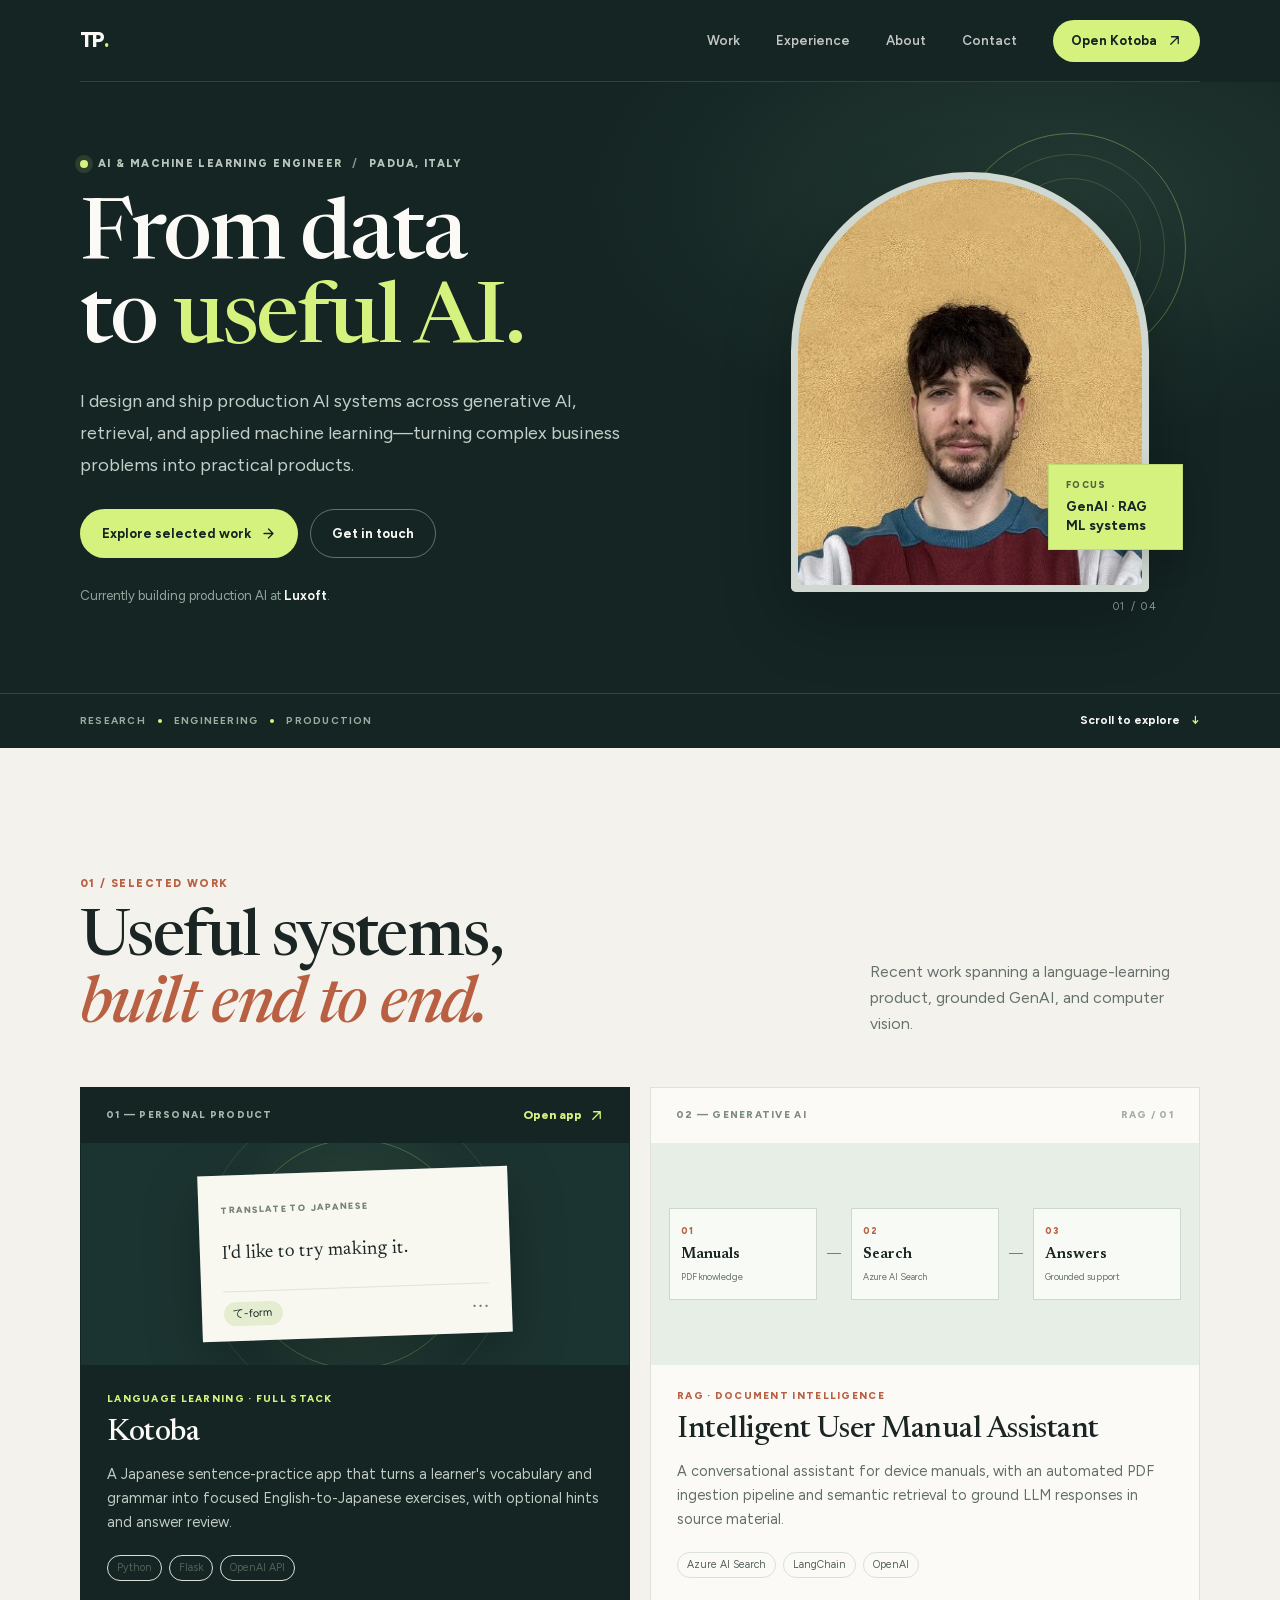
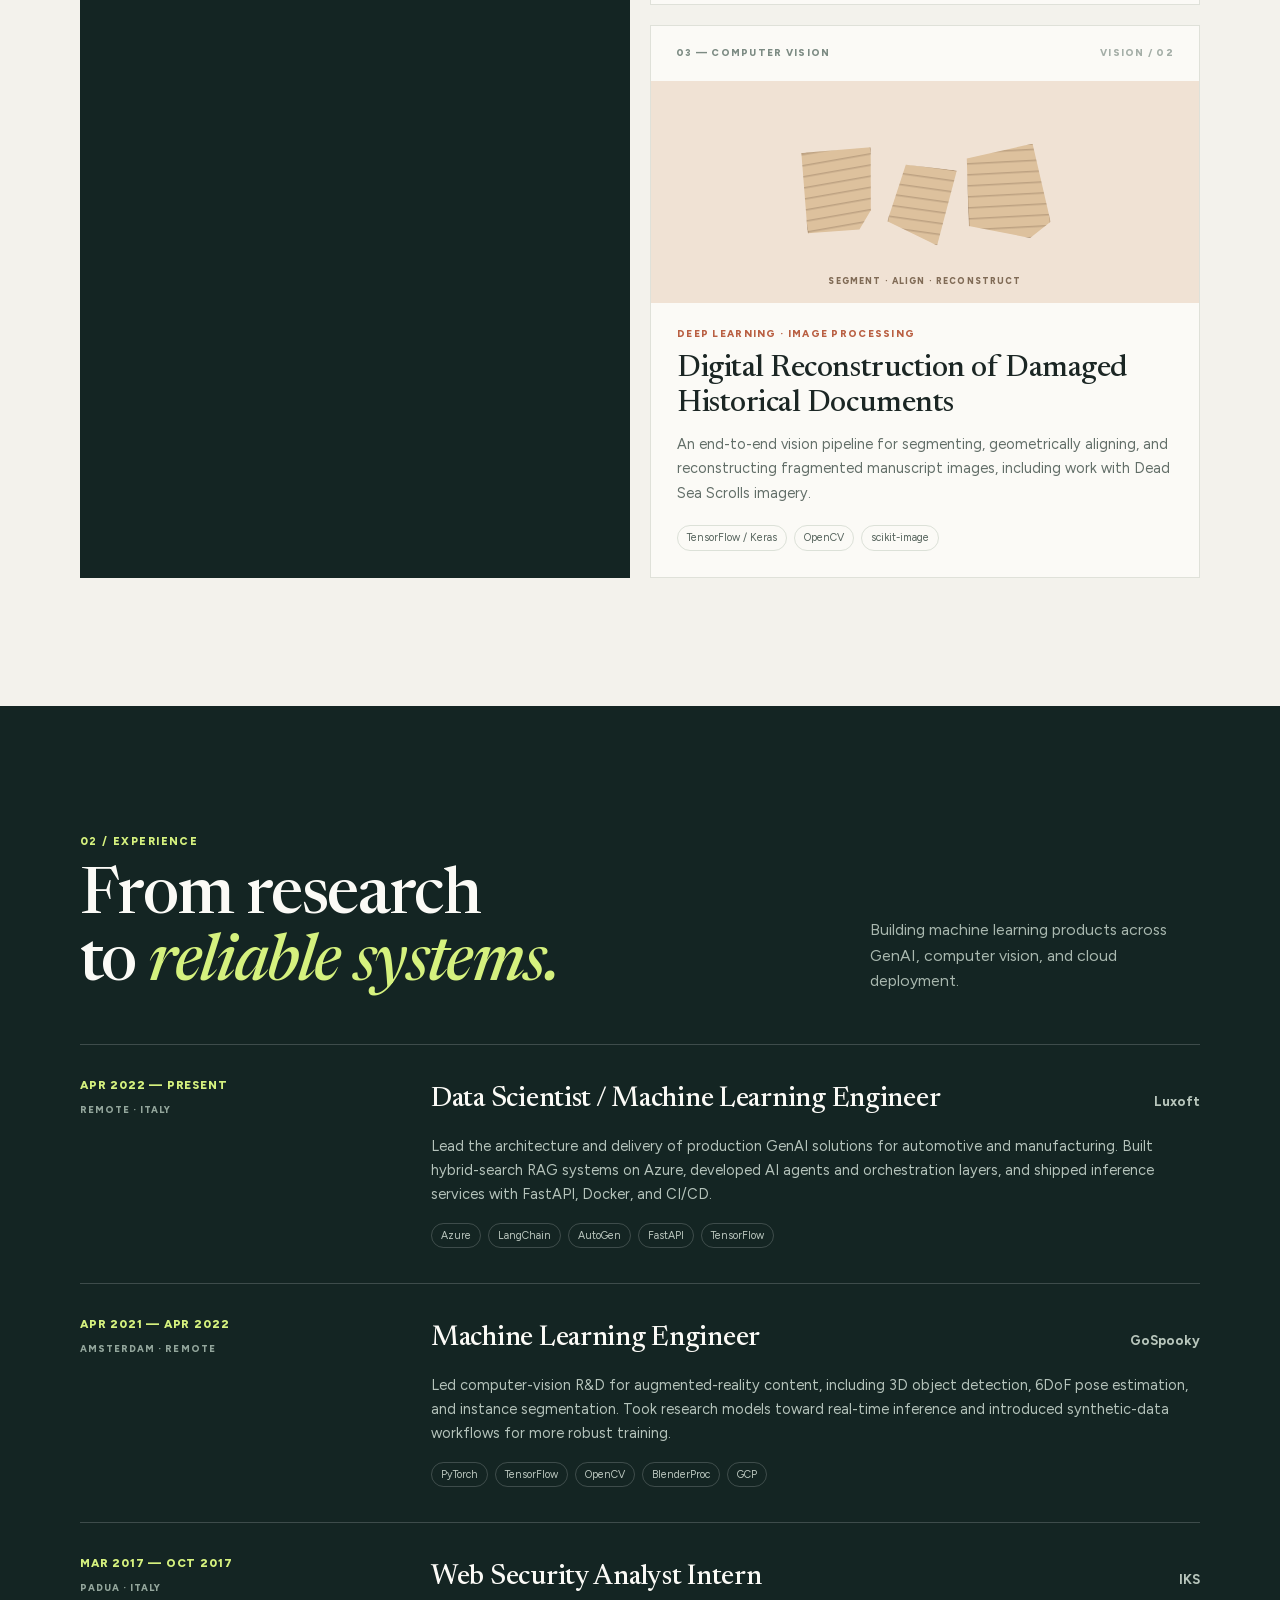
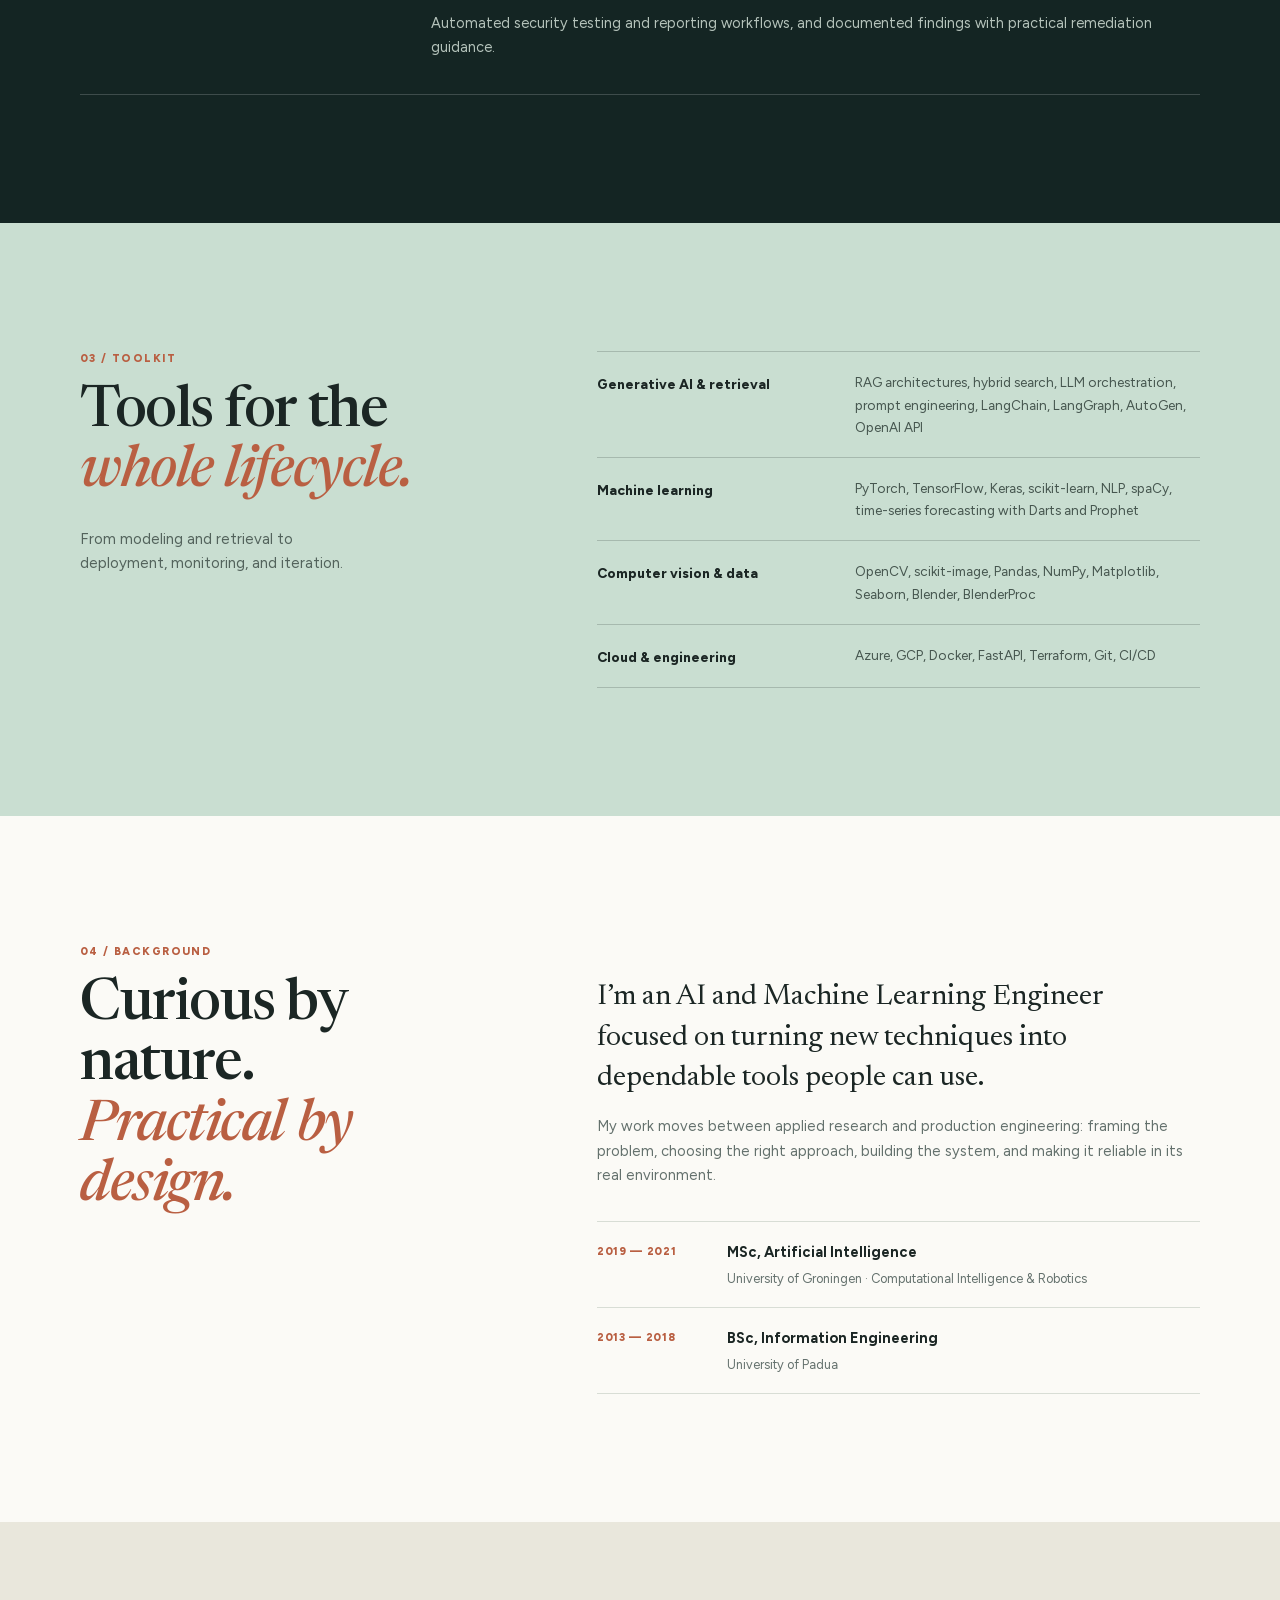
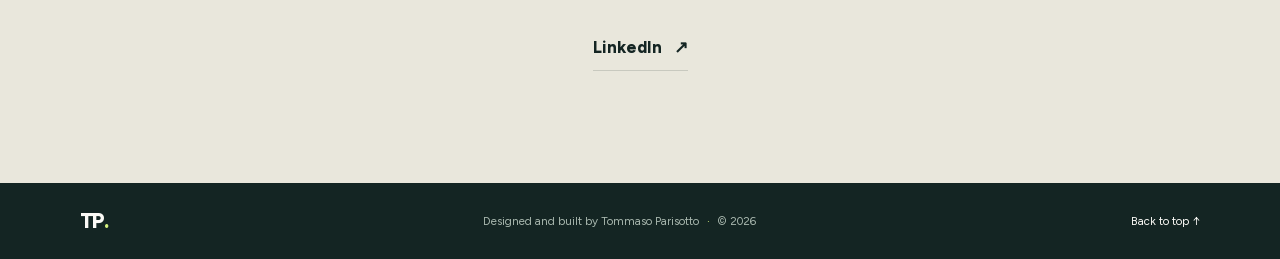
<file: index.html>
<!doctype html>
<html lang="en">
  <head>
    <meta charset="utf-8">
    <meta name="viewport" content="width=device-width, initial-scale=1">
    <meta name="theme-color" content="#142523">
    <meta name="description" content="Tommaso Parisotto is an AI and Machine Learning Engineer building production GenAI, retrieval, and machine learning systems.">
    <meta property="og:title" content="Tommaso Parisotto — AI & Machine Learning Engineer">
    <meta property="og:description" content="Building production AI systems, from retrieval and agentic workflows to applied machine learning.">
    <meta property="og:type" content="website">
    <meta property="og:url" content="https://tparisotto.github.io/">
    <meta property="og:image" content="https://tparisotto.github.io/images/og-image.jpg">
    <meta property="og:image:width" content="1200">
    <meta property="og:image:height" content="630">
    <meta property="og:image:alt" content="Tommaso Parisotto, AI & Machine Learning Engineer">
    <meta name="twitter:card" content="summary_large_image">
    <title>Tommaso Parisotto — AI &amp; Machine Learning Engineer</title>
    <link rel="icon" href="/favicon.ico" sizes="any">
    <link rel="icon" href="/images/favicon-32.png" type="image/png" sizes="32x32">
    <link rel="apple-touch-icon" href="/apple-touch-icon.png">
    <link rel="preload" href="assets/fonts/figtree-latin.woff2" as="font" type="font/woff2" crossorigin>
    <link rel="preload" href="assets/fonts/newsreader-latin.woff2" as="font" type="font/woff2" crossorigin>
    <link rel="stylesheet" href="assets/css/portfolio.css">
  </head>
  <body>
    <a class="skip-link" href="#main">Skip to content</a>

    <header class="site-header" id="top">
      <div class="container header-inner">
        <a class="wordmark" href="#top" aria-label="Tommaso Parisotto, home">TP<span>.</span></a>
        <nav class="main-nav" aria-label="Main navigation">
          <a href="#work">Work</a>
          <a href="#experience">Experience</a>
          <a href="#about">About</a>
          <a href="#contact">Contact</a>
          <a class="nav-cta" href="/kotoba/" target="_blank" rel="noopener noreferrer">
            Open Kotoba
            <svg aria-hidden="true" viewBox="0 0 20 20"><path d="M5 15 15 5M6 5h9v9"/></svg>
          </a>
        </nav>
      </div>
    </header>

    <main id="main">
      <section class="hero">
        <div class="container hero-grid">
          <div class="hero-copy">
            <p class="eyebrow"><span class="status-dot"></span> AI &amp; MACHINE LEARNING ENGINEER <span class="eyebrow-divider">/</span> PADUA, ITALY</p>
            <h1>From data<br>to <span>useful AI.</span></h1>
            <p class="hero-lede">
              I design and ship production AI systems across generative AI, retrieval, and applied machine learning—turning complex business problems into practical products.
            </p>
            <div class="hero-actions">
              <a class="button button-lime" href="#work">
                Explore selected work
                <svg aria-hidden="true" viewBox="0 0 20 20"><path d="M4 10h12M10 4l6 6-6 6"/></svg>
              </a>
              <a class="button button-outline" href="#contact">Get in touch</a>
            </div>
            <p class="hero-current">Currently building production AI at <strong>Luxoft</strong>.</p>
          </div>

          <div class="hero-portrait">
            <div class="portrait-glow"></div>
            <div class="portrait-frame">
              <img src="images/portrait.jpg" alt="Portrait of Tommaso Parisotto" width="400" height="400">
            </div>
            <div class="portrait-label">
              <span class="label-overline">FOCUS</span>
              <span>GenAI · RAG<br>ML systems</span>
            </div>
            <span class="portrait-index" aria-hidden="true">01 / 04</span>
          </div>
        </div>
        <div class="hero-bottom">
          <div class="container hero-bottom-inner">
            <span>RESEARCH <i></i> ENGINEERING <i></i> PRODUCTION</span>
            <a href="#work">Scroll to explore <span aria-hidden="true">↓</span></a>
          </div>
        </div>
      </section>

      <section class="work-section section" id="work">
        <div class="container">
          <div class="section-heading">
            <div>
              <p class="section-kicker">01 / SELECTED WORK</p>
              <h2>Useful systems,<br><em>built end to end.</em></h2>
            </div>
            <p class="section-intro">
              Recent work spanning a language-learning product, grounded GenAI, and computer vision.
            </p>
          </div>

          <div class="project-grid">
            <article class="project-card project-card-kotoba">
              <div class="project-topline">
                <span>01 — PERSONAL PRODUCT</span>
                <a class="text-link" href="/kotoba/" target="_blank" rel="noopener noreferrer">
                  Open app
                  <svg aria-hidden="true" viewBox="0 0 20 20"><path d="M5 15 15 5M6 5h9v9"/></svg>
                </a>
              </div>
              <div class="kotoba-visual" aria-hidden="true">
                <div class="practice-card">
                  <span class="practice-label">TRANSLATE TO JAPANESE</span>
                  <p>I'd like to try making it.</p>
                  <div class="practice-footer"><span>て-form</span><span>•••</span></div>
                </div>
                <span class="visual-orbit orbit-one"></span>
                <span class="visual-orbit orbit-two"></span>
              </div>
              <div class="project-body">
                <p class="project-type">LANGUAGE LEARNING · FULL STACK</p>
                <h3>Kotoba</h3>
                <p>
                  A Japanese sentence-practice app that turns a learner's vocabulary and grammar into focused English-to-Japanese exercises, with optional hints and answer review.
                </p>
                <ul class="tag-list" aria-label="Technologies">
                  <li>Python</li><li>Flask</li><li>OpenAI API</li>
                </ul>
              </div>
            </article>

            <article class="project-card project-card-manual">
              <div class="project-topline">
                <span>02 — GENERATIVE AI</span>
                <span class="project-mark" aria-hidden="true">RAG / 01</span>
              </div>
              <div class="pipeline-visual" aria-label="Manuals are indexed, searched, and used to ground answers">
                <div class="pipeline-step"><span>01</span><strong>Manuals</strong><small>PDF knowledge</small></div>
                <span class="pipeline-arrow" aria-hidden="true"></span>
                <div class="pipeline-step"><span>02</span><strong>Search</strong><small>Azure AI Search</small></div>
                <span class="pipeline-arrow" aria-hidden="true"></span>
                <div class="pipeline-step"><span>03</span><strong>Answers</strong><small>Grounded support</small></div>
              </div>
              <div class="project-body">
                <p class="project-type">RAG · DOCUMENT INTELLIGENCE</p>
                <h3>Intelligent User Manual Assistant</h3>
                <p>
                  A conversational assistant for device manuals, with an automated PDF ingestion pipeline and semantic retrieval to ground LLM responses in source material.
                </p>
                <ul class="tag-list" aria-label="Technologies">
                  <li>Azure AI Search</li><li>LangChain</li><li>OpenAI</li>
                </ul>
              </div>
            </article>

            <article class="project-card project-card-documents">
              <div class="project-topline">
                <span>03 — COMPUTER VISION</span>
                <span class="project-mark" aria-hidden="true">VISION / 02</span>
              </div>
              <div class="document-visual" aria-label="Illustration of damaged document fragments being aligned">
                <div class="fragment fragment-a"></div>
                <div class="fragment fragment-b"></div>
                <div class="fragment fragment-c"></div>
                <span class="fragment-connector connector-a"></span>
                <span class="fragment-connector connector-b"></span>
                <span class="document-caption">SEGMENT · ALIGN · RECONSTRUCT</span>
              </div>
              <div class="project-body">
                <p class="project-type">DEEP LEARNING · IMAGE PROCESSING</p>
                <h3>Digital Reconstruction of Damaged Historical Documents</h3>
                <p>
                  An end-to-end vision pipeline for segmenting, geometrically aligning, and reconstructing fragmented manuscript images, including work with Dead Sea Scrolls imagery.
                </p>
                <ul class="tag-list" aria-label="Technologies">
                  <li>TensorFlow / Keras</li><li>OpenCV</li><li>scikit-image</li>
                </ul>
              </div>
            </article>
          </div>
        </div>
      </section>

      <section class="experience-section section" id="experience">
        <div class="container">
          <div class="section-heading section-heading-light">
            <div>
              <p class="section-kicker">02 / EXPERIENCE</p>
              <h2>From research<br>to <em>reliable systems.</em></h2>
            </div>
            <p class="section-intro">
              Building machine learning products across GenAI, computer vision, and cloud deployment.
            </p>
          </div>

          <div class="timeline">
            <article class="timeline-item">
              <div class="timeline-date">APR 2022 — PRESENT<span>REMOTE · ITALY</span></div>
              <div class="timeline-content">
                <div class="timeline-title">
                  <h3>Data Scientist / Machine Learning Engineer</h3>
                  <span>Luxoft</span>
                </div>
                <p>
                  Lead the architecture and delivery of production GenAI solutions for automotive and manufacturing. Built hybrid-search RAG systems on Azure, developed AI agents and orchestration layers, and shipped inference services with FastAPI, Docker, and CI/CD.
                </p>
                <ul class="tag-list tag-list-dark" aria-label="Technologies">
                  <li>Azure</li><li>LangChain</li><li>AutoGen</li><li>FastAPI</li><li>TensorFlow</li>
                </ul>
              </div>
            </article>

            <article class="timeline-item">
              <div class="timeline-date">APR 2021 — APR 2022<span>AMSTERDAM · REMOTE</span></div>
              <div class="timeline-content">
                <div class="timeline-title">
                  <h3>Machine Learning Engineer</h3>
                  <span>GoSpooky</span>
                </div>
                <p>
                  Led computer-vision R&amp;D for augmented-reality content, including 3D object detection, 6DoF pose estimation, and instance segmentation. Took research models toward real-time inference and introduced synthetic-data workflows for more robust training.
                </p>
                <ul class="tag-list tag-list-dark" aria-label="Technologies">
                  <li>PyTorch</li><li>TensorFlow</li><li>OpenCV</li><li>BlenderProc</li><li>GCP</li>
                </ul>
              </div>
            </article>

            <article class="timeline-item timeline-item-compact">
              <div class="timeline-date">MAR 2017 — OCT 2017<span>PADUA · ITALY</span></div>
              <div class="timeline-content">
                <div class="timeline-title">
                  <h3>Web Security Analyst Intern</h3>
                  <span>IKS</span>
                </div>
                <p>Automated security testing and reporting workflows, and documented findings with practical remediation guidance.</p>
              </div>
            </article>
          </div>
        </div>
      </section>

      <section class="expertise-section section" id="expertise">
        <div class="container expertise-layout">
          <div class="expertise-heading">
            <p class="section-kicker">03 / TOOLKIT</p>
            <h2>Tools for the<br><em>whole lifecycle.</em></h2>
            <p>From modeling and retrieval to deployment, monitoring, and iteration.</p>
          </div>
          <div class="expertise-list">
            <article class="expertise-row">
              <h3>Generative AI &amp; retrieval</h3>
              <p>RAG architectures, hybrid search, LLM orchestration, prompt engineering, LangChain, LangGraph, AutoGen, OpenAI API</p>
            </article>
            <article class="expertise-row">
              <h3>Machine learning</h3>
              <p>PyTorch, TensorFlow, Keras, scikit-learn, NLP, spaCy, time-series forecasting with Darts and Prophet</p>
            </article>
            <article class="expertise-row">
              <h3>Computer vision &amp; data</h3>
              <p>OpenCV, scikit-image, Pandas, NumPy, Matplotlib, Seaborn, Blender, BlenderProc</p>
            </article>
            <article class="expertise-row">
              <h3>Cloud &amp; engineering</h3>
              <p>Azure, GCP, Docker, FastAPI, Terraform, Git, CI/CD</p>
            </article>
          </div>
        </div>
      </section>

      <section class="about-section section" id="about">
        <div class="container about-grid">
          <div>
            <p class="section-kicker">04 / BACKGROUND</p>
            <h2>Curious by nature.<br><em>Practical by design.</em></h2>
          </div>
          <div class="about-copy">
            <p class="about-lede">
              I’m an AI and Machine Learning Engineer focused on turning new techniques into dependable tools people can use.
            </p>
            <p>
              My work moves between applied research and production engineering: framing the problem, choosing the right approach, building the system, and making it reliable in its real environment.
            </p>
            <div class="education-list">
              <article class="education-item">
                <span class="education-years">2019 — 2021</span>
                <div><h3>MSc, Artificial Intelligence</h3><p>University of Groningen · Computational Intelligence &amp; Robotics</p></div>
              </article>
              <article class="education-item">
                <span class="education-years">2013 — 2018</span>
                <div><h3>BSc, Information Engineering</h3><p>University of Padua</p></div>
              </article>
            </div>
          </div>
        </div>
      </section>

      <section class="contact-section" id="contact">
        <div class="container contact-inner">
          <a class="contact-link" href="https://www.linkedin.com/in/tparisotto/" target="_blank" rel="noopener noreferrer">
            LinkedIn <span aria-hidden="true">↗</span>
          </a>
        </div>
      </section>
    </main>

    <footer class="site-footer">
      <div class="container footer-inner">
        <a class="wordmark footer-wordmark" href="#top" aria-label="Back to top">TP<span>.</span></a>
        <p>Designed and built by Tommaso Parisotto <span>·</span> © 2026</p>
        <a class="back-to-top" href="#top">Back to top ↑</a>
      </div>
    </footer>
  </body>
</html>
</file>
<file: assets/css/portfolio.css>
@font-face {
  font-family: "Figtree";
  font-style: normal;
  font-weight: 300 900;
  font-display: swap;
  src: url("../fonts/figtree-latin.woff2") format("woff2");
}

@font-face {
  font-family: "Newsreader";
  font-style: normal;
  font-weight: 300 700;
  font-display: swap;
  src: url("../fonts/newsreader-latin.woff2") format("woff2");
}

@font-face {
  font-family: "Newsreader";
  font-style: italic;
  font-weight: 300 700;
  font-display: swap;
  src: url("../fonts/newsreader-italic-latin.woff2") format("woff2");
}

:root {
  color-scheme: light;
  --paper: #f3f2ec;
  --paper-light: #fbfaf6;
  --ink: #1b2624;
  --forest: #142523;
  --forest-soft: #1c3431;
  --muted: #64716d;
  --line: #d8ddd5;
  --lime: #d5f17e;
  --mint: #c9ded1;
  --rust: #b95f42;
  --serif: "Newsreader", "Iowan Old Style", Georgia, serif;
  --sans: "Figtree", "Avenir Next", "Segoe UI", sans-serif;
}

* {
  box-sizing: border-box;
}

html {
  scroll-behavior: smooth;
  scroll-padding-top: 6rem;
}

body {
  margin: 0;
  background: var(--paper);
  color: var(--ink);
  font-family: var(--sans);
  font-size: 16px;
  line-height: 1.65;
  -webkit-font-smoothing: antialiased;
}

a {
  color: inherit;
}

a:focus-visible {
  outline: 3px solid var(--rust);
  outline-offset: 4px;
}

img {
  display: block;
  max-width: 100%;
}

.container {
  width: min(1120px, calc(100% - 64px));
  margin-inline: auto;
}

.skip-link {
  position: absolute;
  z-index: 20;
  top: 12px;
  left: 12px;
  padding: 10px 16px;
  transform: translateY(-160%);
  border-radius: 3px;
  background: var(--lime);
  color: var(--forest);
  font-weight: 700;
}

.skip-link:focus {
  transform: translateY(0);
}

.site-header {
  position: relative;
  z-index: 5;
  background: var(--forest);
  color: var(--paper-light);
}

.header-inner {
  display: flex;
  min-height: 82px;
  align-items: center;
  justify-content: space-between;
  gap: 32px;
  border-bottom: 1px solid rgb(255 255 255 / 13%);
}

.wordmark {
  color: var(--paper-light);
  font-size: 1.3rem;
  font-weight: 800;
  letter-spacing: -0.08em;
  text-decoration: none;
}

.wordmark span {
  color: var(--lime);
}

.main-nav {
  display: flex;
  align-items: center;
  gap: clamp(18px, 3vw, 36px);
  font-size: 0.83rem;
  font-weight: 600;
}

.main-nav > a:not(.nav-cta) {
  color: rgb(251 250 246 / 76%);
  text-decoration: none;
  transition: color 160ms ease;
}

.main-nav > a:not(.nav-cta):hover {
  color: var(--lime);
}

.nav-cta,
.button {
  display: inline-flex;
  min-height: 46px;
  align-items: center;
  justify-content: center;
  gap: 10px;
  border: 1px solid transparent;
  border-radius: 999px;
  font-size: 0.82rem;
  font-weight: 700;
  text-decoration: none;
  transition: transform 160ms ease, background 160ms ease, color 160ms ease;
}

.nav-cta {
  min-height: 42px;
  padding: 0 17px;
  background: var(--lime);
  color: var(--forest);
}

.nav-cta:hover,
.button:hover {
  transform: translateY(-2px);
}

.nav-cta svg,
.button svg,
.text-link svg,
.contact-email svg {
  width: 15px;
  height: 15px;
  fill: none;
  stroke: currentColor;
  stroke-linecap: round;
  stroke-linejoin: round;
  stroke-width: 1.7;
}

.hero {
  position: relative;
  overflow: hidden;
  background:
    radial-gradient(ellipse at 82% 17%, rgb(101 141 116 / 20%), transparent 31%),
    var(--forest);
  color: var(--paper-light);
}

.hero-grid {
  display: grid;
  min-height: 590px;
  grid-template-columns: minmax(0, 1.12fr) minmax(300px, 0.88fr);
  align-items: center;
  gap: clamp(40px, 8vw, 112px);
  padding-block: 74px 68px;
}

.hero-copy {
  position: relative;
  z-index: 1;
  padding-bottom: 18px;
}

.eyebrow,
.section-kicker,
.project-type,
.project-topline,
.label-overline,
.practice-label,
.document-caption {
  font-size: 0.68rem;
  font-weight: 800;
  letter-spacing: 0.13em;
  line-height: 1.4;
}

.eyebrow {
  display: flex;
  flex-wrap: wrap;
  align-items: center;
  gap: 10px;
  margin: 0 0 26px;
  color: #b8c5ba;
}

.status-dot {
  width: 8px;
  height: 8px;
  border-radius: 50%;
  background: var(--lime);
  box-shadow: 0 0 0 5px rgb(213 241 126 / 12%);
}

.eyebrow-divider {
  color: #7f9189;
}

h1,
h2,
h3,
p {
  margin-top: 0;
}

h1,
h2 {
  font-family: var(--serif);
  font-weight: 500;
  letter-spacing: -0.025em;
}

.hero h1 {
  max-width: 760px;
  margin-bottom: 22px;
  font-size: clamp(3.35rem, 6.6vw, 6.25rem);
  line-height: 0.99;
}

.hero h1 span,
h2 em {
  color: var(--lime);
  font-weight: 500;
}

.hero-lede {
  max-width: 580px;
  margin-bottom: 28px;
  color: #c2cec7;
  font-size: clamp(1rem, 1.6vw, 1.13rem);
  line-height: 1.75;
}

.hero-actions {
  display: flex;
  flex-wrap: wrap;
  gap: 12px;
}

.button {
  min-height: 49px;
  padding: 0 21px;
}

.button-lime {
  background: var(--lime);
  color: var(--forest);
}

.button-lime:hover {
  background: #e2f7a3;
}

.button-outline {
  border-color: rgb(251 250 246 / 35%);
  color: var(--paper-light);
}

.button-outline:hover {
  background: rgb(255 255 255 / 9%);
}

.hero-current {
  margin: 27px 0 0;
  color: #94a69e;
  font-size: 0.82rem;
}

.hero-current strong {
  color: var(--paper-light);
  font-weight: 650;
}

.hero-portrait {
  position: relative;
  width: min(100%, 370px);
  justify-self: center;
  padding: 14px 12px 31px 0;
}

.portrait-glow {
  position: absolute;
  top: -25px;
  right: -25px;
  width: 230px;
  height: 230px;
  border: 1px solid rgb(213 241 126 / 32%);
  border-radius: 50%;
}

.portrait-glow::before,
.portrait-glow::after {
  position: absolute;
  inset: 20px;
  border: 1px solid rgb(213 241 126 / 17%);
  border-radius: 50%;
  content: "";
}

.portrait-glow::after {
  inset: 44px;
}

.portrait-frame {
  position: relative;
  z-index: 1;
  overflow: hidden;
  width: 100%;
  height: 420px;
  border: 7px solid rgb(251 250 246 / 10%);
  border-radius: 190px 190px 5px 5px;
  background: #cad5cd;
  box-shadow: 0 24px 70px rgb(0 0 0 / 23%);
}

.portrait-frame img {
  width: 100%;
  height: 100%;
  object-fit: cover;
  object-position: center 40%;
  filter: saturate(0.82);
}

.portrait-label {
  position: absolute;
  z-index: 2;
  right: -22px;
  bottom: 73px;
  display: grid;
  gap: 5px;
  min-width: 135px;
  padding: 14px 17px;
  border: 1px solid rgb(20 37 35 / 11%);
  background: var(--lime);
  color: var(--forest);
  box-shadow: 0 12px 30px rgb(0 0 0 / 16%);
  font-size: 0.85rem;
  font-weight: 700;
  line-height: 1.4;
}

.label-overline {
  color: #53633a;
  font-size: 0.58rem;
}

.portrait-index {
  position: absolute;
  right: 4px;
  bottom: 7px;
  color: #91a39a;
  font-size: 0.67rem;
  letter-spacing: 0.15em;
}

.hero-bottom {
  border-top: 1px solid rgb(255 255 255 / 14%);
}

.hero-bottom-inner {
  display: flex;
  min-height: 54px;
  align-items: center;
  justify-content: space-between;
  gap: 24px;
  color: #9cad9f;
  font-size: 0.64rem;
  font-weight: 700;
  letter-spacing: 0.12em;
}

.hero-bottom-inner > span {
  display: flex;
  align-items: center;
  gap: 12px;
}

.hero-bottom-inner i {
  width: 4px;
  height: 4px;
  border-radius: 50%;
  background: var(--lime);
}

.hero-bottom-inner a {
  color: var(--paper-light);
  font-size: 0.73rem;
  letter-spacing: 0;
  text-decoration: none;
}

.hero-bottom-inner a span {
  padding-left: 8px;
  color: var(--lime);
}

.section {
  padding-block: clamp(76px, 10vw, 130px);
}

.section-heading {
  display: flex;
  align-items: end;
  justify-content: space-between;
  gap: 48px;
  margin-bottom: 45px;
}

.section-kicker {
  margin-bottom: 16px;
  color: var(--rust);
}

.section-heading h2,
.expertise-heading h2,
.about-grid h2,
.contact-inner h2 {
  margin-bottom: 0;
  color: var(--ink);
  font-size: clamp(2.8rem, 5vw, 4.65rem);
  line-height: 1.05;
}

.section-heading h2 em,
.expertise-heading h2 em,
.about-grid h2 em,
.contact-inner h2 em {
  color: var(--rust);
}

.section-intro {
  max-width: 330px;
  margin: 0 0 5px;
  color: var(--muted);
  font-size: 0.98rem;
}

.project-grid {
  display: grid;
  grid-template-columns: repeat(2, minmax(0, 1fr));
  gap: 20px;
}

.project-card {
  overflow: hidden;
  border: 1px solid #dfe1d9;
  background: var(--paper-light);
}

.project-card-kotoba {
  grid-row: span 2;
  border-color: var(--forest);
  background: var(--forest);
  color: var(--paper-light);
}

.project-topline {
  display: flex;
  min-height: 55px;
  align-items: center;
  justify-content: space-between;
  gap: 12px;
  padding: 0 25px;
  color: #7c8b83;
  font-size: 0.61rem;
}

.project-card-kotoba .project-topline {
  color: #a7b7ad;
}

.text-link {
  display: inline-flex;
  align-items: center;
  gap: 7px;
  color: var(--lime);
  font-size: 0.75rem;
  letter-spacing: 0;
  text-decoration: none;
}

.text-link:hover {
  color: white;
}

.kotoba-visual {
  position: relative;
  display: grid;
  min-height: 222px;
  place-items: center;
  overflow: hidden;
  background:
    radial-gradient(circle at 50% 50%, rgb(213 241 126 / 13%), transparent 48%),
    #1c3431;
}

.practice-card {
  position: relative;
  z-index: 1;
  width: min(77%, 310px);
  padding: 19px 21px 14px;
  border: 1px solid rgb(255 255 255 / 18%);
  background: #f8f7f0;
  color: var(--ink);
  box-shadow: 0 18px 55px rgb(0 0 0 / 25%);
  transform: rotate(-2deg);
}

.practice-label {
  color: #748078;
  font-size: 0.56rem;
}

.practice-card p {
  margin: 17px 0 21px;
  font-family: var(--serif);
  font-size: 1.2rem;
}

.practice-footer {
  display: flex;
  align-items: center;
  justify-content: space-between;
  border-top: 1px solid #e0e3db;
  padding-top: 10px;
  color: #69766d;
  font-size: 0.68rem;
}

.practice-footer span:first-child {
  padding: 3px 9px;
  border-radius: 99px;
  background: #e4edcf;
  color: var(--forest);
}

.visual-orbit {
  position: absolute;
  width: 230px;
  height: 230px;
  border: 1px solid rgb(213 241 126 / 25%);
  border-radius: 50%;
}

.orbit-two {
  width: 310px;
  height: 310px;
  border-color: rgb(213 241 126 / 12%);
}

.project-body {
  padding: 24px 26px 26px;
}

.project-card-kotoba .project-body {
  padding-top: 27px;
}

.project-type {
  margin-bottom: 10px;
  color: var(--rust);
  font-size: 0.62rem;
}

.project-card-kotoba .project-type {
  color: var(--lime);
}

.project-body h3 {
  margin-bottom: 11px;
  font-family: var(--serif);
  font-size: clamp(1.5rem, 2.4vw, 2.05rem);
  font-weight: 500;
  letter-spacing: -0.015em;
  line-height: 1.14;
}

.project-body > p:not(.project-type) {
  margin-bottom: 20px;
  color: #626e68;
  font-size: 0.9rem;
  line-height: 1.7;
}

.project-card-kotoba .project-body > p:not(.project-type) {
  color: #c0ccc4;
}

.project-mark {
  color: #a4aea7;
  font-size: 0.61rem;
}

.pipeline-visual {
  display: flex;
  min-height: 222px;
  align-items: center;
  justify-content: center;
  gap: 10px;
  padding: 18px;
  background: #e7eee6;
}

.pipeline-step {
  display: grid;
  width: 29%;
  min-height: 92px;
  align-content: center;
  gap: 4px;
  padding: 11px;
  border: 1px solid #ccd8cd;
  background: #f8faf5;
}

.pipeline-step span {
  color: var(--rust);
  font-size: 0.55rem;
  font-weight: 800;
  letter-spacing: 0.1em;
}

.pipeline-step strong {
  font-family: var(--serif);
  font-size: 0.93rem;
  font-weight: 600;
}

.pipeline-step small {
  color: var(--muted);
  font-size: 0.56rem;
  line-height: 1.3;
}

.pipeline-arrow {
  width: 14px;
  height: 1px;
  flex: 0 0 14px;
  background: #718179;
}

.document-visual {
  position: relative;
  display: flex;
  min-height: 222px;
  align-items: center;
  justify-content: center;
  overflow: hidden;
  gap: 12px;
  background: #f0e2d4;
}

.fragment {
  position: relative;
  z-index: 1;
  width: 77px;
  height: 90px;
  border: 1px solid rgb(93 68 49 / 30%);
  background-color: #ddc19d;
  background-image: repeating-linear-gradient(0deg, transparent 0 9px, rgb(93 68 49 / 25%) 10px 11px);
  box-shadow: 0 8px 18px rgb(64 42 23 / 12%);
}

.fragment-a {
  clip-path: polygon(10% 0, 100% 7%, 86% 76%, 67% 95%, 0 89%);
  transform: rotate(-10deg);
}

.fragment-b {
  width: 65px;
  height: 77px;
  clip-path: polygon(16% 2%, 95% 0, 81% 100%, 0 78%);
  transform: translateY(13px) rotate(8deg);
}

.fragment-c {
  width: 82px;
  height: 94px;
  clip-path: polygon(2% 12%, 83% 0, 100% 84%, 74% 100%, 0 84%);
  transform: rotate(-3deg);
}

.fragment-connector {
  position: absolute;
  width: 46px;
  height: 1px;
  border-top: 1px dashed var(--rust);
}

.connector-a {
  left: calc(50% - 107px);
  top: 42%;
}

.connector-b {
  right: calc(50% - 104px);
  bottom: 37%;
}

.document-caption {
  position: absolute;
  bottom: 15px;
  color: #806b56;
  font-size: 0.55rem;
}

.tag-list {
  display: flex;
  flex-wrap: wrap;
  gap: 7px;
  margin: 0;
  padding: 0;
  list-style: none;
}

.tag-list li {
  padding: 5px 9px;
  border: 1px solid #dce1d8;
  border-radius: 999px;
  color: #53615a;
  font-size: 0.66rem;
  line-height: 1.3;
}

.tag-list-dark li {
  border-color: rgb(255 255 255 / 18%);
  color: #bdc9c1;
}

.experience-section {
  background: var(--forest);
  color: var(--paper-light);
}

.section-heading-light .section-kicker {
  color: var(--lime);
}

.section-heading-light h2 {
  color: var(--paper-light);
}

.section-heading-light h2 em {
  color: var(--lime);
}

.section-heading-light .section-intro {
  color: #a9b8af;
}

.timeline {
  border-top: 1px solid rgb(255 255 255 / 18%);
}

.timeline-item {
  display: grid;
  grid-template-columns: minmax(150px, 0.34fr) minmax(0, 1fr);
  gap: clamp(30px, 7vw, 95px);
  padding: 31px 0 35px;
  border-bottom: 1px solid rgb(255 255 255 / 18%);
}

.timeline-date {
  color: var(--lime);
  font-size: 0.72rem;
  font-weight: 800;
  letter-spacing: 0.07em;
}

.timeline-date span {
  display: block;
  margin-top: 7px;
  color: #93a69c;
  font-size: 0.59rem;
  letter-spacing: 0.11em;
}

.timeline-title {
  display: flex;
  flex-wrap: wrap;
  align-items: baseline;
  justify-content: space-between;
  gap: 10px 24px;
  margin-bottom: 11px;
}

.timeline-title h3 {
  margin: 0;
  font-family: var(--serif);
  font-size: clamp(1.3rem, 2.4vw, 1.75rem);
  font-weight: 500;
  letter-spacing: -0.01em;
}

.timeline-title > span {
  color: #b8c6bc;
  font-size: 0.84rem;
  font-weight: 700;
}

.timeline-content > p {
  max-width: 760px;
  margin-bottom: 17px;
  color: #b5c3bb;
  font-size: 0.91rem;
}

.timeline-item-compact .timeline-content > p {
  margin-bottom: 0;
}

.expertise-section {
  background: var(--mint);
}

.expertise-layout {
  display: grid;
  grid-template-columns: minmax(240px, 0.8fr) minmax(0, 1.2fr);
  gap: clamp(48px, 9vw, 130px);
}

.expertise-heading h2 {
  font-size: clamp(2.7rem, 4.5vw, 4rem);
}

.expertise-heading > p:last-child {
  max-width: 280px;
  margin: 23px 0 0;
  color: #53635c;
  font-size: 0.94rem;
}

.expertise-list {
  border-top: 1px solid rgb(27 38 36 / 20%);
}

.expertise-row {
  display: grid;
  grid-template-columns: minmax(150px, 0.68fr) minmax(0, 1fr);
  gap: 24px;
  padding: 19px 0;
  border-bottom: 1px solid rgb(27 38 36 / 20%);
}

.expertise-row h3 {
  margin: 2px 0 0;
  font-size: 0.86rem;
  font-weight: 750;
}

.expertise-row p {
  margin: 0;
  color: #46564f;
  font-size: 0.84rem;
}

.about-section {
  background: var(--paper-light);
}

.about-grid {
  display: grid;
  grid-template-columns: minmax(250px, 0.8fr) minmax(0, 1.2fr);
  gap: clamp(50px, 9vw, 130px);
}

.about-grid h2 {
  font-size: clamp(2.7rem, 4.5vw, 4rem);
}

.about-copy {
  padding-top: 34px;
}

.about-lede {
  margin-bottom: 15px;
  color: var(--ink);
  font-family: var(--serif);
  font-size: clamp(1.35rem, 2.3vw, 1.8rem);
  line-height: 1.4;
}

.about-copy > p:not(.about-lede) {
  max-width: 650px;
  color: var(--muted);
  font-size: 0.92rem;
}

.education-list {
  margin-top: 34px;
  border-top: 1px solid var(--line);
}

.education-item {
  display: grid;
  grid-template-columns: 112px 1fr;
  gap: 18px;
  padding: 18px 0;
  border-bottom: 1px solid var(--line);
}

.education-years {
  padding-top: 3px;
  color: var(--rust);
  font-size: 0.68rem;
  font-weight: 800;
  letter-spacing: 0.06em;
}

.education-item h3 {
  margin: 0 0 4px;
  font-size: 0.91rem;
}

.education-item p {
  margin: 0;
  color: var(--muted);
  font-size: 0.8rem;
}

.contact-section {
  padding-block: clamp(72px, 9vw, 112px);
  background: #e9e7dc;
}

.contact-inner {
  display: flex;
  justify-content: center;
}

.contact-link {
  display: inline-flex;
  align-items: center;
  gap: 12px;
  padding-bottom: 8px;
  border-bottom: 1px solid #c8c9bf;
  color: var(--forest);
  font-size: 1.05rem;
  font-weight: 750;
  text-decoration: none;
}

.contact-link:hover {
  color: var(--rust);
}

.site-footer {
  background: var(--forest);
  color: #a8b7ae;
}

.footer-inner {
  display: flex;
  min-height: 76px;
  align-items: center;
  justify-content: space-between;
  gap: 18px;
}

.footer-wordmark {
  color: var(--paper-light);
}

.footer-inner p {
  margin: 0;
  font-size: 0.72rem;
}

.footer-inner p span {
  padding-inline: 5px;
  color: var(--lime);
}

.back-to-top {
  color: var(--paper-light);
  font-size: 0.72rem;
  text-decoration: none;
}

.back-to-top:hover {
  color: var(--lime);
}

@media (max-width: 820px) {
  .container {
    width: min(100% - 44px, 680px);
  }

  .header-inner {
    min-height: 72px;
  }

  .main-nav {
    gap: 17px;
    font-size: 0.76rem;
  }

  .main-nav > a:nth-child(2),
  .main-nav > a:nth-child(3) {
    display: none;
  }

  .hero-grid {
    min-height: 0;
    grid-template-columns: minmax(0, 1.1fr) minmax(220px, 0.9fr);
    gap: 35px;
    padding-block: 65px 55px;
  }

  .hero h1 {
    font-size: clamp(3.2rem, 7.3vw, 4.7rem);
  }

  .portrait-frame {
    height: 340px;
  }

  .portrait-label {
    right: -11px;
    bottom: 68px;
  }

  .project-grid {
    gap: 14px;
  }

  .project-body {
    padding-inline: 20px;
  }

  .expertise-layout,
  .about-grid {
    grid-template-columns: 1fr;
    gap: 42px;
  }

  .about-copy {
    padding-top: 0;
  }
}

@media (max-width: 600px) {
  body {
    font-size: 15px;
  }

  .container {
    width: calc(100% - 38px);
  }

  .header-inner {
    min-height: 68px;
  }

  .main-nav {
    gap: 12px;
  }

  .main-nav > a:not(.nav-cta) {
    display: none;
  }

  .nav-cta {
    min-height: 39px;
    padding-inline: 13px;
    font-size: 0.74rem;
  }

  .hero-grid {
    grid-template-columns: 1fr;
    gap: 35px;
    padding-block: 54px 43px;
  }

  .eyebrow {
    gap: 8px;
    font-size: 0.58rem;
  }

  .hero h1 {
    font-size: clamp(3.2rem, 13vw, 4.6rem);
  }

  .hero-lede {
    font-size: 0.98rem;
  }

  .hero-portrait {
    width: min(78%, 300px);
    justify-self: center;
    padding-right: 4px;
  }

  .portrait-frame {
    height: 350px;
  }

  .portrait-label {
    right: -22px;
    bottom: 64px;
  }

  .hero-bottom-inner {
    min-height: 48px;
    font-size: 0.52rem;
  }

  .hero-bottom-inner > span {
    gap: 7px;
  }

  .hero-bottom-inner a {
    font-size: 0.66rem;
  }

  .section {
    padding-block: 75px;
  }

  .section-heading {
    display: block;
    margin-bottom: 30px;
  }

  .section-heading h2,
  .expertise-heading h2,
  .about-grid h2 {
    font-size: clamp(2.7rem, 12vw, 3.6rem);
  }

  .section-intro {
    max-width: 400px;
    margin-top: 19px;
  }

  .project-grid {
    grid-template-columns: 1fr;
    gap: 15px;
  }

  .project-card-kotoba {
    grid-row: auto;
  }

  .project-topline {
    padding-inline: 19px;
  }

  .project-body {
    padding: 21px 20px 23px;
  }

  .project-card-kotoba .project-body {
    padding-top: 23px;
  }

  .pipeline-visual,
  .kotoba-visual,
  .document-visual {
    min-height: 190px;
  }

  .timeline-item {
    grid-template-columns: 1fr;
    gap: 13px;
    padding-block: 23px 26px;
  }

  .timeline-title {
    display: block;
  }

  .timeline-title > span {
    display: block;
    margin-top: 4px;
  }

  .expertise-row {
    grid-template-columns: 1fr;
    gap: 5px;
  }

  .education-item {
    grid-template-columns: 92px 1fr;
    gap: 10px;
  }

  .footer-inner {
    min-height: 72px;
  }

  .footer-inner p {
    max-width: 190px;
    text-align: center;
    font-size: 0.63rem;
  }

  .back-to-top {
    font-size: 0.63rem;
  }
}

@media (prefers-reduced-motion: reduce) {
  html {
    scroll-behavior: auto;
  }

  *,
  *::before,
  *::after {
    transition-duration: 0.01ms !important;
  }
}
</file>
